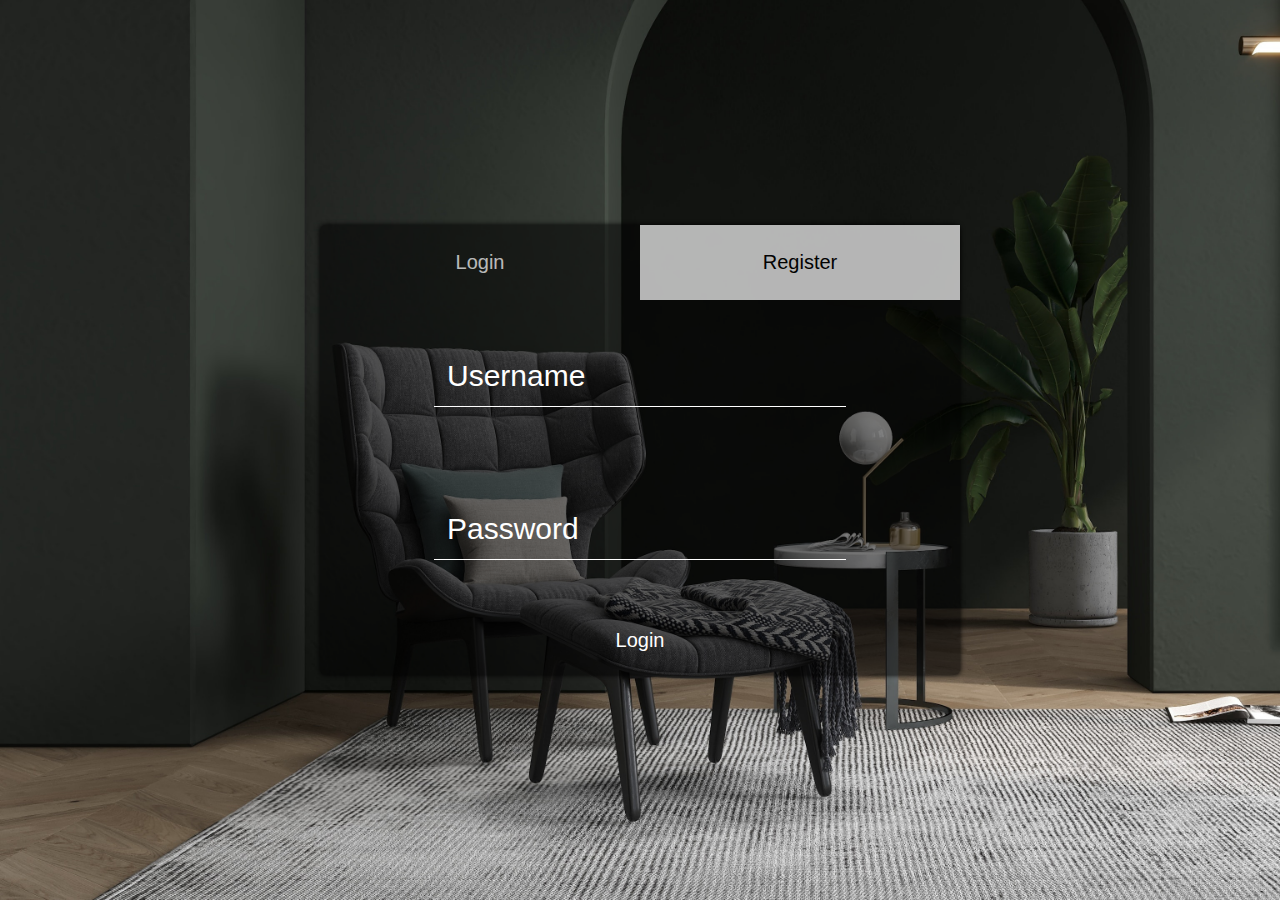
<file: index.html>
<!DOCTYPE html>
<html lang="en">
  <head>
    <meta charset="UTF-8" />
    <meta name="viewport" content="width=device-width, initial-scale=1.0" />
    <!-- STYLESHEETS -->
    <link rel="stylesheet" href="./stylesheets/styles.css" />
    <title>Register Page</title>
  </head>
  <body>
    <!-- CONTAINER -->
    <div class="register-container">
      <!-- LOGIN -->
      <div class="login-register-container">
        <!-- LOGIN / REGISTER BUTTONS -->
        <div class="login-register-buttons">
          <button id="login" class="tab active">Login</button
          ><button id="register" class="tab">Register</button>
        </div>
        <!-- LOGIN FORM -->
        <form class="login-form active">
          <!-- USERNAME -->
          <div class="log-reg-info">
            <label for="name" class="log-reg-label">Username</label>
            <input
              type="text"
              name="name"
              id="username"
              class="log-reg-input"
              required
              placeholder="Username"
            />
          </div>
          <!-- PASSWORD -->
          <div class="log-reg-info">
            <label for="password" class="log-reg-label">Password</label>
            <input
              type="password"
              name="password"
              id="password"
              class="log-reg-input"
              required
              placeholder="Password"
            />
          </div>
          <button class="log-reg-button login" onclick="loginF()">Login</button>
        </form>
        <!-- REGISTER FORM -->
        <form class="register-form">
          <!-- NAME -->
          <div class="log-reg-info">
            <label for="name" class="log-reg-label">Name</label>
            <input
              type="text"
              name="name"
              id="name"
              class="log-reg-input"
              required
              placeholder="Full Name"
            />
          </div>
          <!-- EMAIL -->
          <div class="log-reg-info">
            <label for="email" class="log-reg-label">Email</label>
            <input
              type="email"
              name="email"
              id="email"
              class="log-reg-input"
              required
              placeholder="email@domain.com"
            />
          </div>
          <!-- USERNAME -->
          <div class="log-reg-info">
            <label for="name" class="log-reg-label">Usernmae</label>
            <input
              type="text"
              name="name"
              id="username2"
              class="log-reg-input"
              required
              placeholder="Username"
            />
          </div>
          <!-- PASSWORD -->
          <div class="log-reg-info">
            <label for="password" class="log-reg-label">Password</label>
            <input
              type="password"
              name="password"
              id="password2"
              class="log-reg-input"
              required
              placeholder="Password"
            />
          </div>
          <button class="log-reg-button register" onclick="registerF()">
            Register
          </button>
        </form>
      </div>
    </div>
    <!-- SCRIPTS -->
    <script src="./scripts/index.js"></script>
  </body>
</html>
</file>
<file: stylesheets/styles.css>
* {
  margin: 0;
  padding: 0;
  box-sizing: border-box;
}

body {
  height: 100vh;
}

.register-container {
  background: url(../images/login.jpg);
  width: 100%;
  height: 100%;
  background-size: cover;
  display: flex;
  justify-content: center;
  align-items: center;
}

.register-container button {
  cursor: pointer;
}

/* LOGIN */
.login-register-container {
  background: rgba(0, 0, 0, 0.5);
  /* border: 0.5px solid #000; */
  box-shadow: 0 0 5px #000;
  width: 50%;
  min-width: 300px;
  height: 50%;
  border-radius: 5px;
  display: flex;
  flex-direction: column;
  justify-content: space-between;
  align-items: center;
  position: absolute;
}

.login-register-buttons {
  display: flex;
  flex-direction: row;
  width: 100%;
  height: 20%;
}

/* ACTIVE CLASS */
.tab {
  background: white;
  color: black;
  opacity: 0.7;
  border: none;
  width: 100%;
  height: 100%;
  font-size: 20px;
}

.tab.active {
  background: none;
  color: white;
}

.login-form {
  flex-direction: column;
  align-items: center;
  width: 100%;
  height: 100%;
  display: none;
}

.login-form.active {
  display: flex;
}

.log-reg-info {
  display: flex;
  flex-direction: column;
  justify-content: space-evenly;
  align-items: center;
  color: white;
  width: 100%;
  height: 100%;
  font-size: 30px;
}

.log-reg-label {
  display: none;
}

.log-reg-info input {
  font-size: 30px;
  background: none;
  border: none;
  border-bottom: 1px solid white;
  font-weight: lighter;
  outline: none;
  color: white;
  padding: 2%;
}

input::placeholder {
  color: white;
  opacity: 1;
}

.log-reg-button {
  background: none;
  color: white;
  border: none;
  width: 100%;
  height: 45%;
  font-size: 20px;
  transition: 0.4s ease-out;
  overflow: hidden;
}

.log-reg-button:hover {
  opacity: 0.7;
  background: white;
  color: black;
}

.log-reg-button a {
  text-decoration: none;
  width: 100%;
  height: 100%;
  padding: 50%;
}

.log-reg-button a:visited {
  text-decoration: none;
  color: white;
}

.log-reg-button a:hover {
  background: none;
  color: black;
}

/* REGISTER */
.register-form {
  flex-direction: column;
  justify-content: space-around;
  align-items: center;
  width: 100%;
  height: 100%;
  display: none;
}

.register-form.active {
  display: flex;
}
</file>
